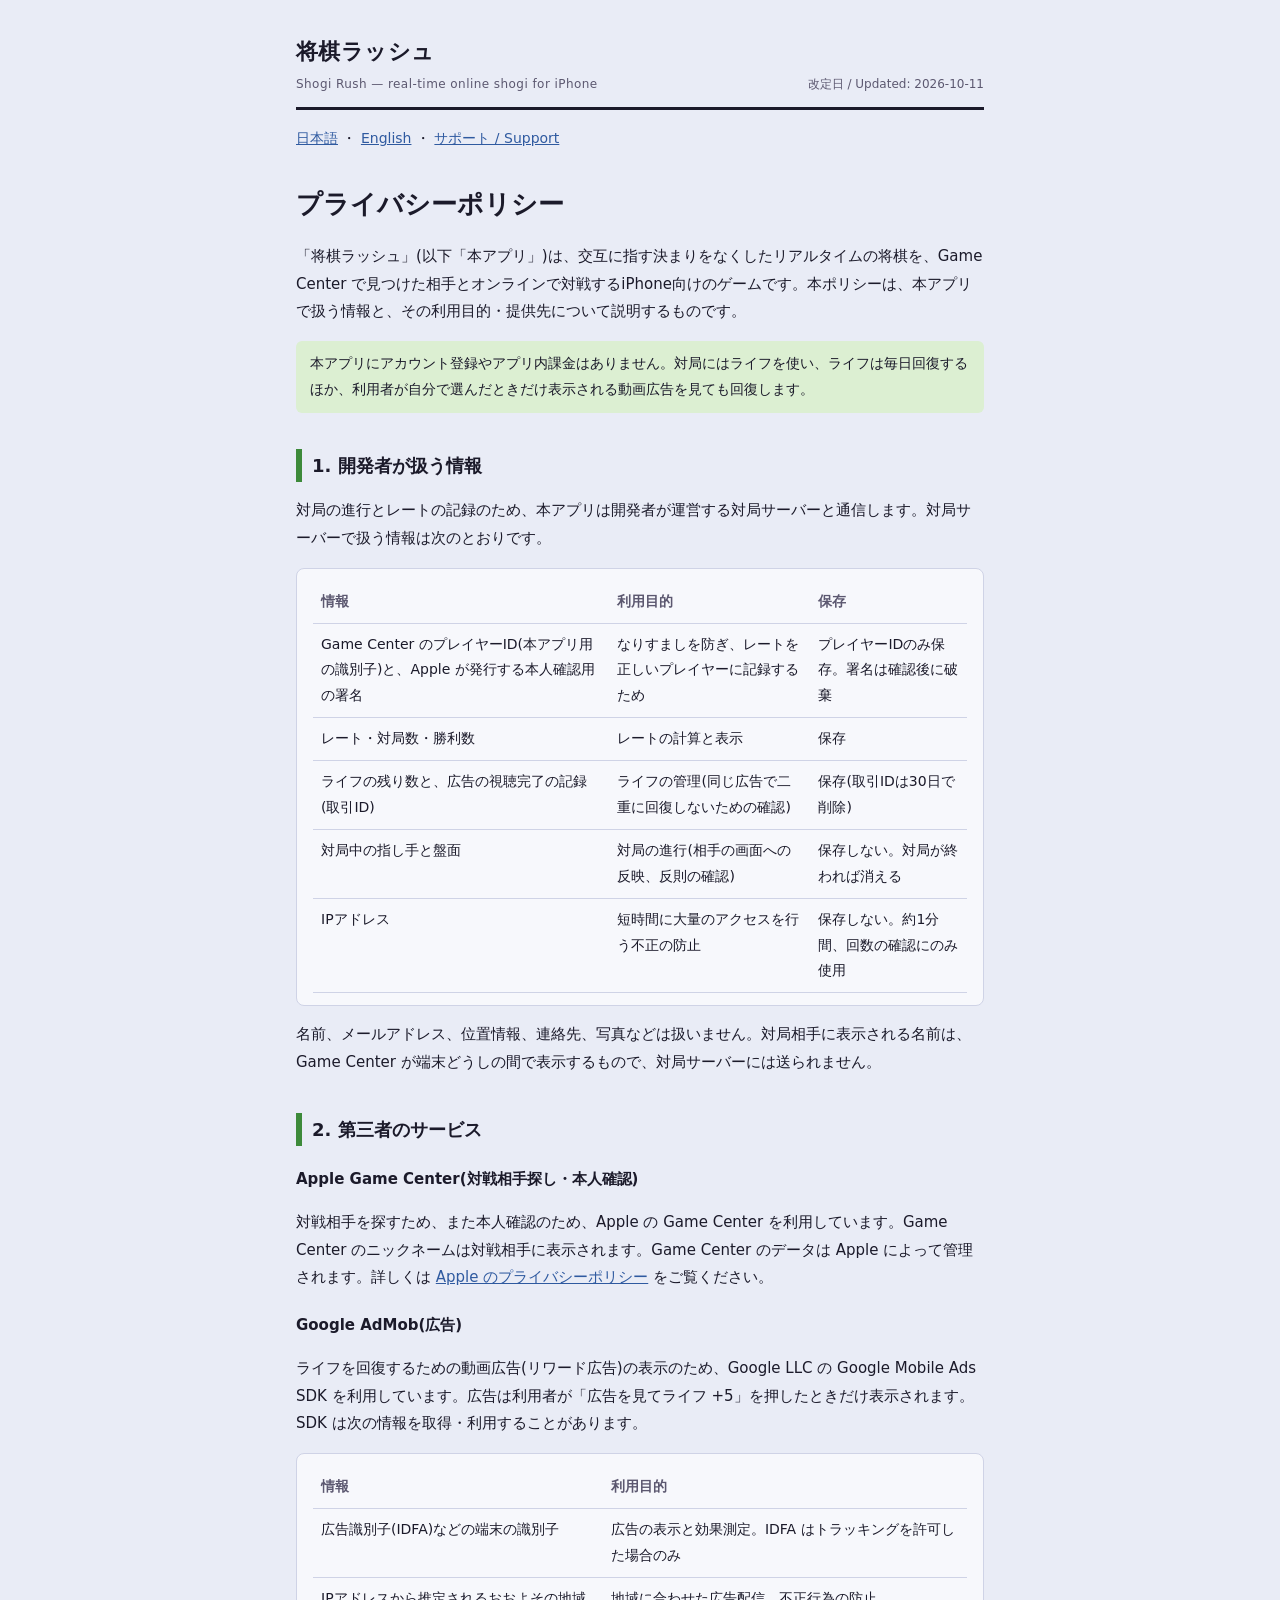
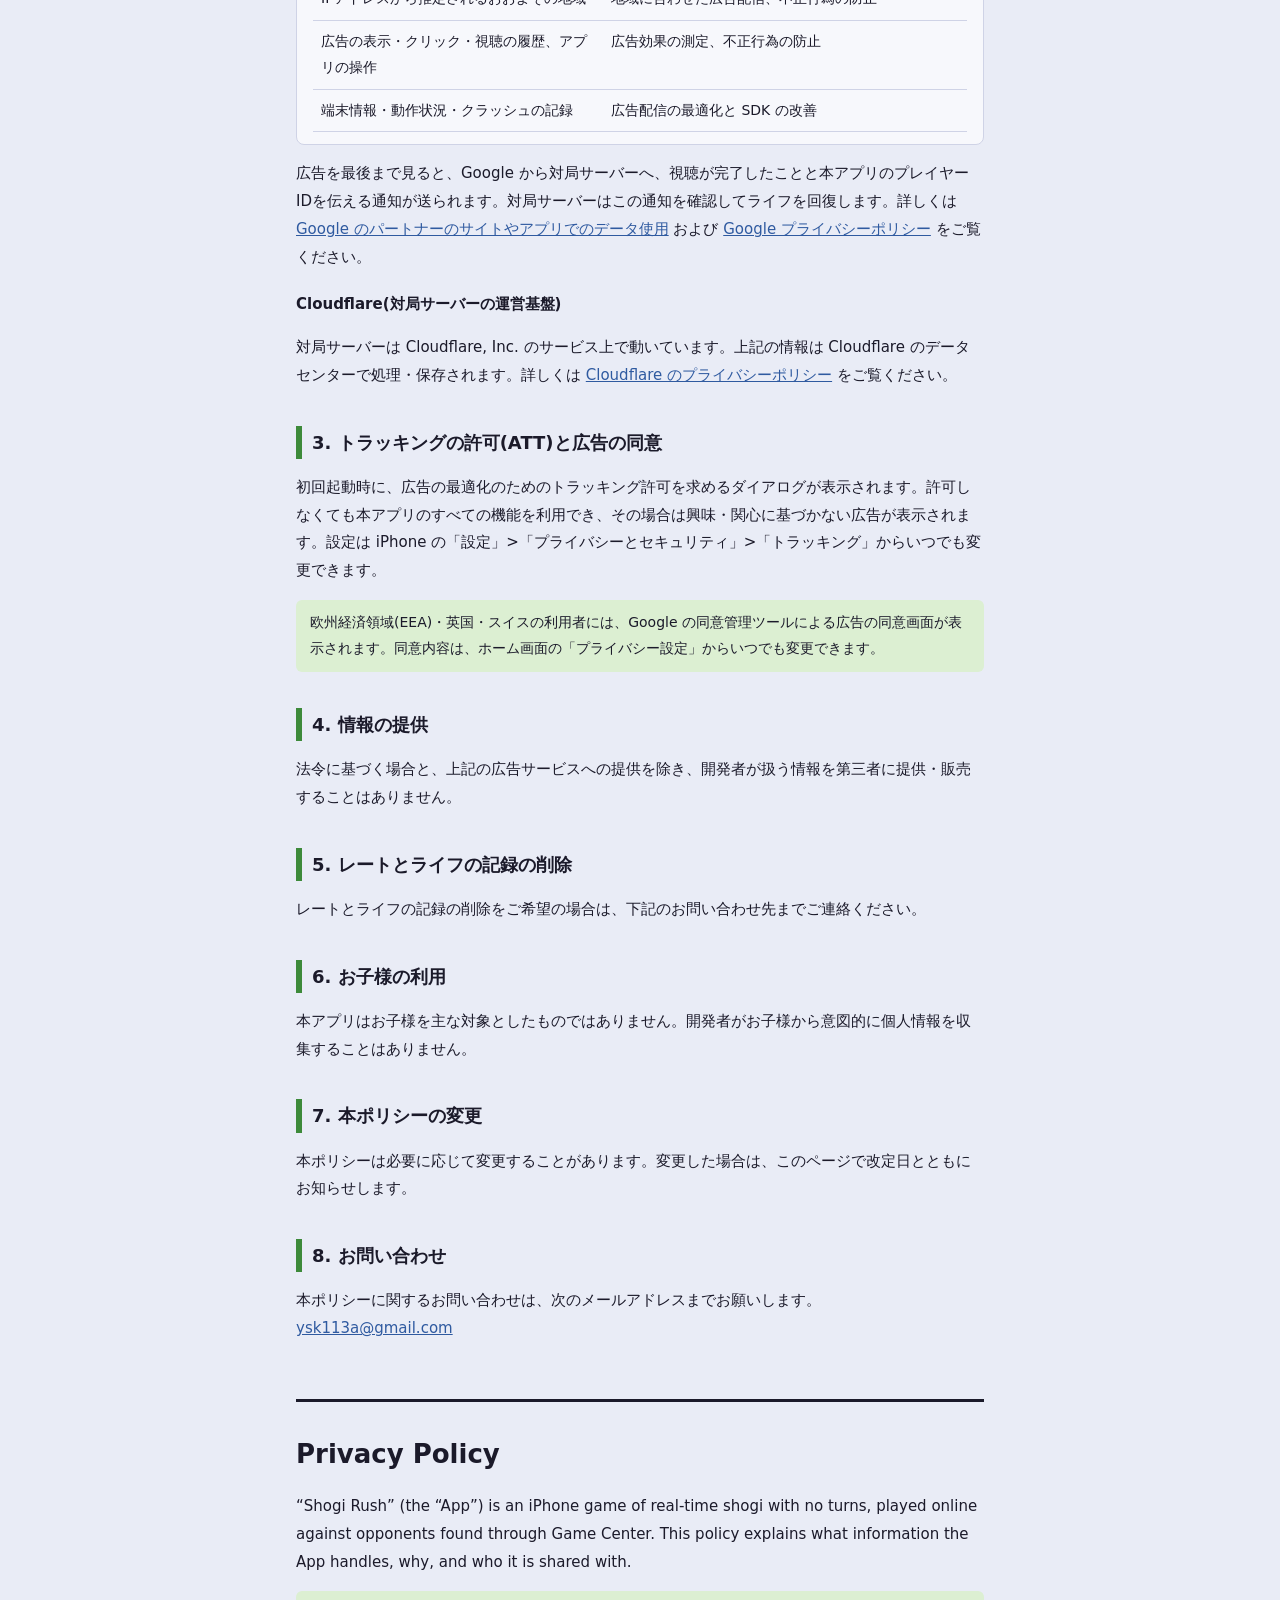
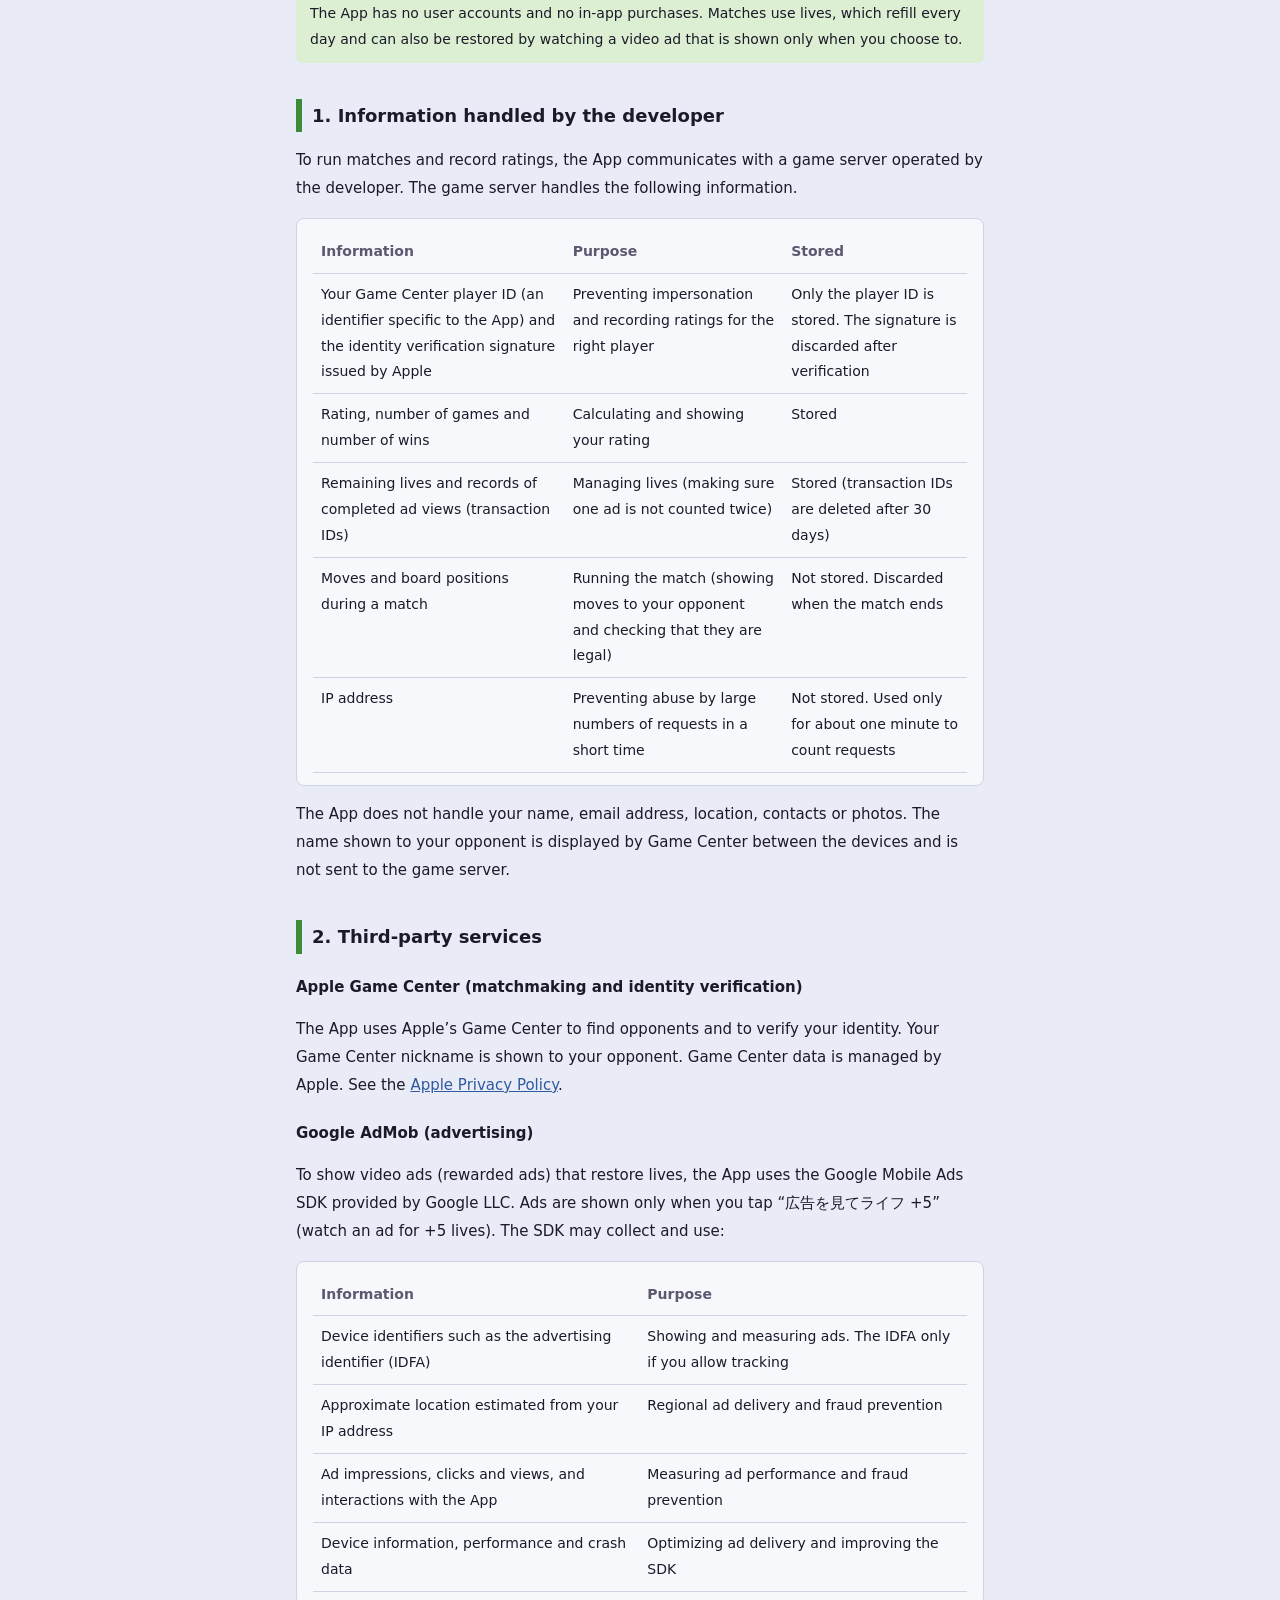
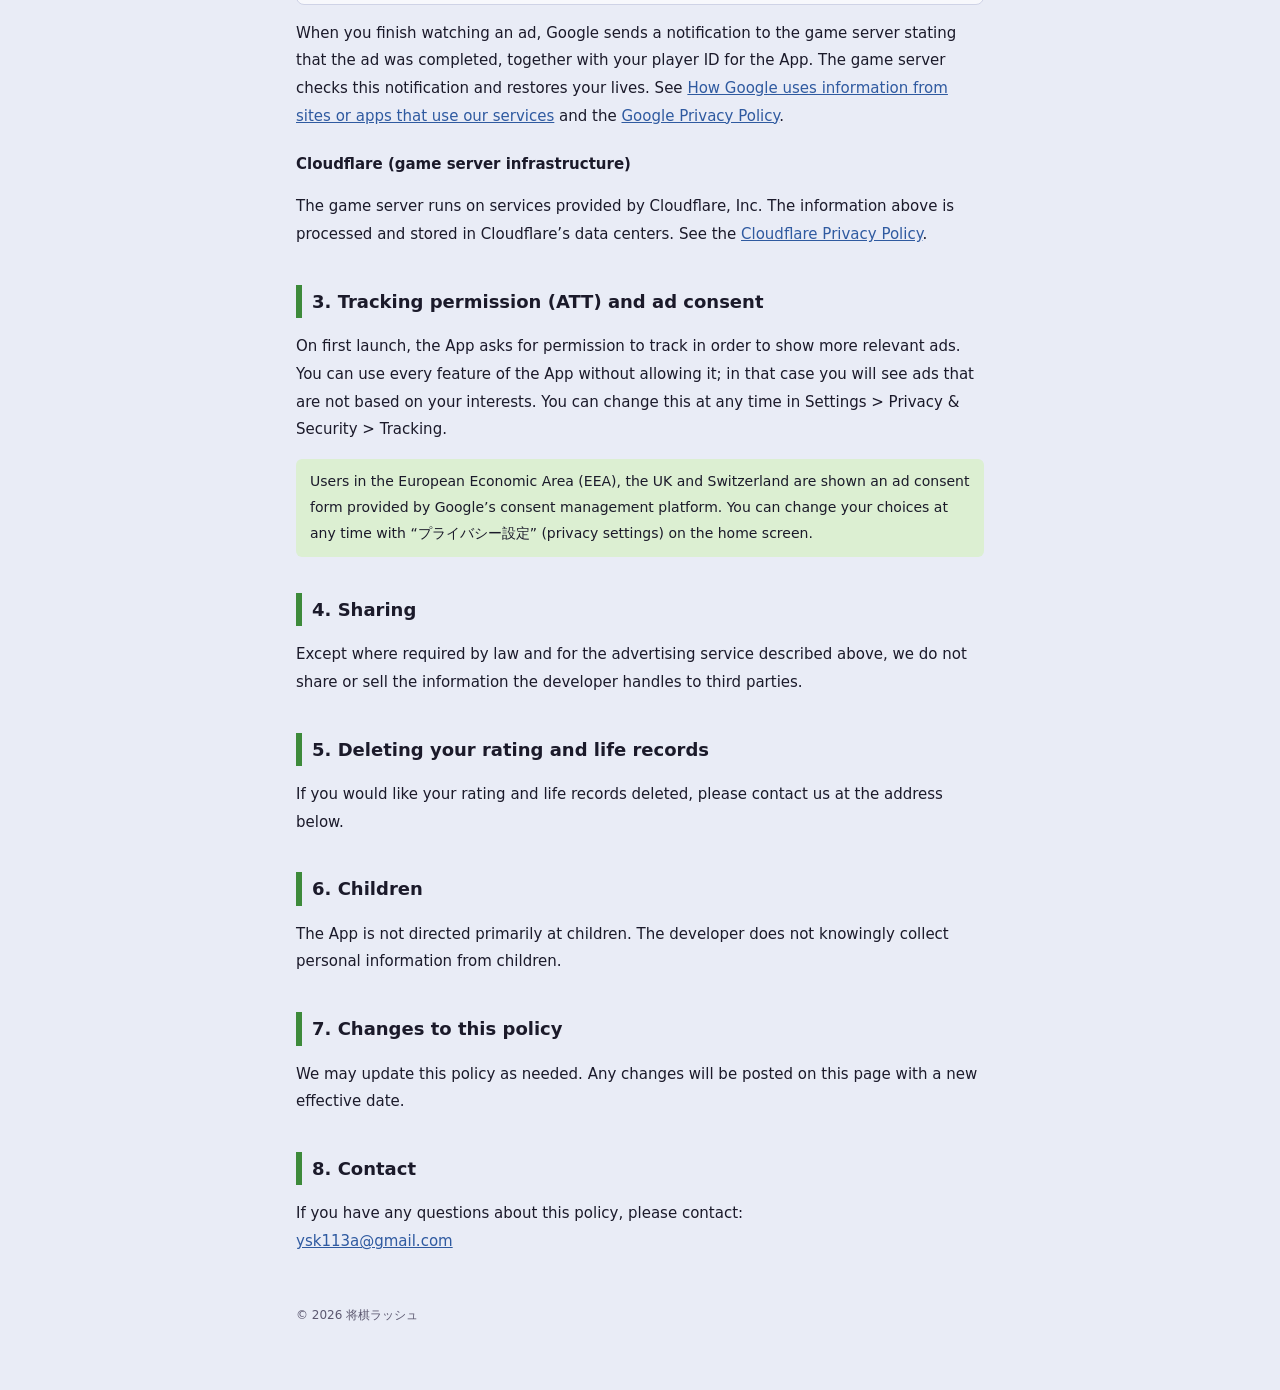
<file: index.html>
<!doctype html>
<html lang="ja">
<head>
<meta charset="utf-8">
<meta name="viewport" content="width=device-width, initial-scale=1">
<title>将棋ラッシュ プライバシーポリシー / Privacy Policy</title>
<link rel="stylesheet" href="style.css">
</head>
<body>
<div class="page">

<header class="masthead">
  <div class="brand">将棋ラッシュ<small>Shogi Rush — real-time online shogi for iPhone</small></div>
  <div class="meta">改定日 / Updated: 2026-10-11</div>
</header>
<p class="lang"><a href="#ja">日本語</a> ・ <a href="#en">English</a> ・ <a href="support.html">サポート / Support</a></p>

<section id="ja" lang="ja">
<h1>プライバシーポリシー</h1>
<p>「将棋ラッシュ」(以下「本アプリ」)は、交互に指す決まりをなくしたリアルタイムの将棋を、Game Center で見つけた相手とオンラインで対戦するiPhone向けのゲームです。本ポリシーは、本アプリで扱う情報と、その利用目的・提供先について説明するものです。</p>
<p class="callout">本アプリにアカウント登録やアプリ内課金はありません。対局にはライフを使い、ライフは毎日回復するほか、利用者が自分で選んだときだけ表示される動画広告を見ても回復します。</p>

<h2>1. 開発者が扱う情報</h2>
<p>対局の進行とレートの記録のため、本アプリは開発者が運営する対局サーバーと通信します。対局サーバーで扱う情報は次のとおりです。</p>
<div class="card">
<table>
  <tr><th>情報</th><th>利用目的</th><th>保存</th></tr>
  <tr><td>Game Center のプレイヤーID(本アプリ用の識別子)と、Apple が発行する本人確認用の署名</td><td>なりすましを防ぎ、レートを正しいプレイヤーに記録するため</td><td>プレイヤーIDのみ保存。署名は確認後に破棄</td></tr>
  <tr><td>レート・対局数・勝利数</td><td>レートの計算と表示</td><td>保存</td></tr>
  <tr><td>ライフの残り数と、広告の視聴完了の記録(取引ID)</td><td>ライフの管理(同じ広告で二重に回復しないための確認)</td><td>保存(取引IDは30日で削除)</td></tr>
  <tr><td>対局中の指し手と盤面</td><td>対局の進行(相手の画面への反映、反則の確認)</td><td>保存しない。対局が終われば消える</td></tr>
  <tr><td>IPアドレス</td><td>短時間に大量のアクセスを行う不正の防止</td><td>保存しない。約1分間、回数の確認にのみ使用</td></tr>
</table>
</div>
<p>名前、メールアドレス、位置情報、連絡先、写真などは扱いません。対局相手に表示される名前は、Game Center が端末どうしの間で表示するもので、対局サーバーには送られません。</p>

<h2>2. 第三者のサービス</h2>
<h3>Apple Game Center(対戦相手探し・本人確認)</h3>
<p>対戦相手を探すため、また本人確認のため、Apple の Game Center を利用しています。Game Center のニックネームは対戦相手に表示されます。Game Center のデータは Apple によって管理されます。詳しくは <a href="https://www.apple.com/jp/legal/privacy/">Apple のプライバシーポリシー</a> をご覧ください。</p>
<h3>Google AdMob(広告)</h3>
<p>ライフを回復するための動画広告(リワード広告)の表示のため、Google LLC の Google Mobile Ads SDK を利用しています。広告は利用者が「広告を見てライフ +5」を押したときだけ表示されます。SDK は次の情報を取得・利用することがあります。</p>
<div class="card">
<table>
  <tr><th>情報</th><th>利用目的</th></tr>
  <tr><td>広告識別子(IDFA)などの端末の識別子</td><td>広告の表示と効果測定。IDFA はトラッキングを許可した場合のみ</td></tr>
  <tr><td>IPアドレスから推定されるおおよその地域</td><td>地域に合わせた広告配信、不正行為の防止</td></tr>
  <tr><td>広告の表示・クリック・視聴の履歴、アプリの操作</td><td>広告効果の測定、不正行為の防止</td></tr>
  <tr><td>端末情報・動作状況・クラッシュの記録</td><td>広告配信の最適化と SDK の改善</td></tr>
</table>
</div>
<p>広告を最後まで見ると、Google から対局サーバーへ、視聴が完了したことと本アプリのプレイヤーIDを伝える通知が送られます。対局サーバーはこの通知を確認してライフを回復します。詳しくは <a href="https://policies.google.com/technologies/partner-sites?hl=ja">Google のパートナーのサイトやアプリでのデータ使用</a> および <a href="https://policies.google.com/privacy?hl=ja">Google プライバシーポリシー</a> をご覧ください。</p>
<h3>Cloudflare(対局サーバーの運営基盤)</h3>
<p>対局サーバーは Cloudflare, Inc. のサービス上で動いています。上記の情報は Cloudflare のデータセンターで処理・保存されます。詳しくは <a href="https://www.cloudflare.com/ja-jp/privacypolicy/">Cloudflare のプライバシーポリシー</a> をご覧ください。</p>

<h2>3. トラッキングの許可(ATT)と広告の同意</h2>
<p>初回起動時に、広告の最適化のためのトラッキング許可を求めるダイアログが表示されます。許可しなくても本アプリのすべての機能を利用でき、その場合は興味・関心に基づかない広告が表示されます。設定は iPhone の「設定」>「プライバシーとセキュリティ」>「トラッキング」からいつでも変更できます。</p>
<p class="callout">欧州経済領域(EEA)・英国・スイスの利用者には、Google の同意管理ツールによる広告の同意画面が表示されます。同意内容は、ホーム画面の「プライバシー設定」からいつでも変更できます。</p>

<h2>4. 情報の提供</h2>
<p>法令に基づく場合と、上記の広告サービスへの提供を除き、開発者が扱う情報を第三者に提供・販売することはありません。</p>

<h2>5. レートとライフの記録の削除</h2>
<p>レートとライフの記録の削除をご希望の場合は、下記のお問い合わせ先までご連絡ください。</p>

<h2>6. お子様の利用</h2>
<p>本アプリはお子様を主な対象としたものではありません。開発者がお子様から意図的に個人情報を収集することはありません。</p>

<h2>7. 本ポリシーの変更</h2>
<p>本ポリシーは必要に応じて変更することがあります。変更した場合は、このページで改定日とともにお知らせします。</p>

<h2>8. お問い合わせ</h2>
<p>本ポリシーに関するお問い合わせは、次のメールアドレスまでお願いします。<br><a href="mailto:ysk113a@gmail.com">ysk113a@gmail.com</a></p>
</section>

<hr class="sep">

<section id="en" lang="en">
<h1>Privacy Policy</h1>
<p>“Shogi Rush” (the “App”) is an iPhone game of real-time shogi with no turns, played online against opponents found through Game Center. This policy explains what information the App handles, why, and who it is shared with.</p>
<p class="callout">The App has no user accounts and no in-app purchases. Matches use lives, which refill every day and can also be restored by watching a video ad that is shown only when you choose to.</p>

<h2>1. Information handled by the developer</h2>
<p>To run matches and record ratings, the App communicates with a game server operated by the developer. The game server handles the following information.</p>
<div class="card">
<table>
  <tr><th>Information</th><th>Purpose</th><th>Stored</th></tr>
  <tr><td>Your Game Center player ID (an identifier specific to the App) and the identity verification signature issued by Apple</td><td>Preventing impersonation and recording ratings for the right player</td><td>Only the player ID is stored. The signature is discarded after verification</td></tr>
  <tr><td>Rating, number of games and number of wins</td><td>Calculating and showing your rating</td><td>Stored</td></tr>
  <tr><td>Remaining lives and records of completed ad views (transaction IDs)</td><td>Managing lives (making sure one ad is not counted twice)</td><td>Stored (transaction IDs are deleted after 30 days)</td></tr>
  <tr><td>Moves and board positions during a match</td><td>Running the match (showing moves to your opponent and checking that they are legal)</td><td>Not stored. Discarded when the match ends</td></tr>
  <tr><td>IP address</td><td>Preventing abuse by large numbers of requests in a short time</td><td>Not stored. Used only for about one minute to count requests</td></tr>
</table>
</div>
<p>The App does not handle your name, email address, location, contacts or photos. The name shown to your opponent is displayed by Game Center between the devices and is not sent to the game server.</p>

<h2>2. Third-party services</h2>
<h3>Apple Game Center (matchmaking and identity verification)</h3>
<p>The App uses Apple’s Game Center to find opponents and to verify your identity. Your Game Center nickname is shown to your opponent. Game Center data is managed by Apple. See the <a href="https://www.apple.com/legal/privacy/">Apple Privacy Policy</a>.</p>
<h3>Google AdMob (advertising)</h3>
<p>To show video ads (rewarded ads) that restore lives, the App uses the Google Mobile Ads SDK provided by Google LLC. Ads are shown only when you tap “広告を見てライフ +5” (watch an ad for +5 lives). The SDK may collect and use:</p>
<div class="card">
<table>
  <tr><th>Information</th><th>Purpose</th></tr>
  <tr><td>Device identifiers such as the advertising identifier (IDFA)</td><td>Showing and measuring ads. The IDFA only if you allow tracking</td></tr>
  <tr><td>Approximate location estimated from your IP address</td><td>Regional ad delivery and fraud prevention</td></tr>
  <tr><td>Ad impressions, clicks and views, and interactions with the App</td><td>Measuring ad performance and fraud prevention</td></tr>
  <tr><td>Device information, performance and crash data</td><td>Optimizing ad delivery and improving the SDK</td></tr>
</table>
</div>
<p>When you finish watching an ad, Google sends a notification to the game server stating that the ad was completed, together with your player ID for the App. The game server checks this notification and restores your lives. See <a href="https://policies.google.com/technologies/partner-sites">How Google uses information from sites or apps that use our services</a> and the <a href="https://policies.google.com/privacy">Google Privacy Policy</a>.</p>
<h3>Cloudflare (game server infrastructure)</h3>
<p>The game server runs on services provided by Cloudflare, Inc. The information above is processed and stored in Cloudflare’s data centers. See the <a href="https://www.cloudflare.com/privacypolicy/">Cloudflare Privacy Policy</a>.</p>

<h2>3. Tracking permission (ATT) and ad consent</h2>
<p>On first launch, the App asks for permission to track in order to show more relevant ads. You can use every feature of the App without allowing it; in that case you will see ads that are not based on your interests. You can change this at any time in Settings &gt; Privacy &amp; Security &gt; Tracking.</p>
<p class="callout">Users in the European Economic Area (EEA), the UK and Switzerland are shown an ad consent form provided by Google’s consent management platform. You can change your choices at any time with “プライバシー設定” (privacy settings) on the home screen.</p>

<h2>4. Sharing</h2>
<p>Except where required by law and for the advertising service described above, we do not share or sell the information the developer handles to third parties.</p>

<h2>5. Deleting your rating and life records</h2>
<p>If you would like your rating and life records deleted, please contact us at the address below.</p>

<h2>6. Children</h2>
<p>The App is not directed primarily at children. The developer does not knowingly collect personal information from children.</p>

<h2>7. Changes to this policy</h2>
<p>We may update this policy as needed. Any changes will be posted on this page with a new effective date.</p>

<h2>8. Contact</h2>
<p>If you have any questions about this policy, please contact:<br><a href="mailto:ysk113a@gmail.com">ysk113a@gmail.com</a></p>
</section>

<footer>© 2026 将棋ラッシュ</footer>
</div>
</body>
</html>
</file>
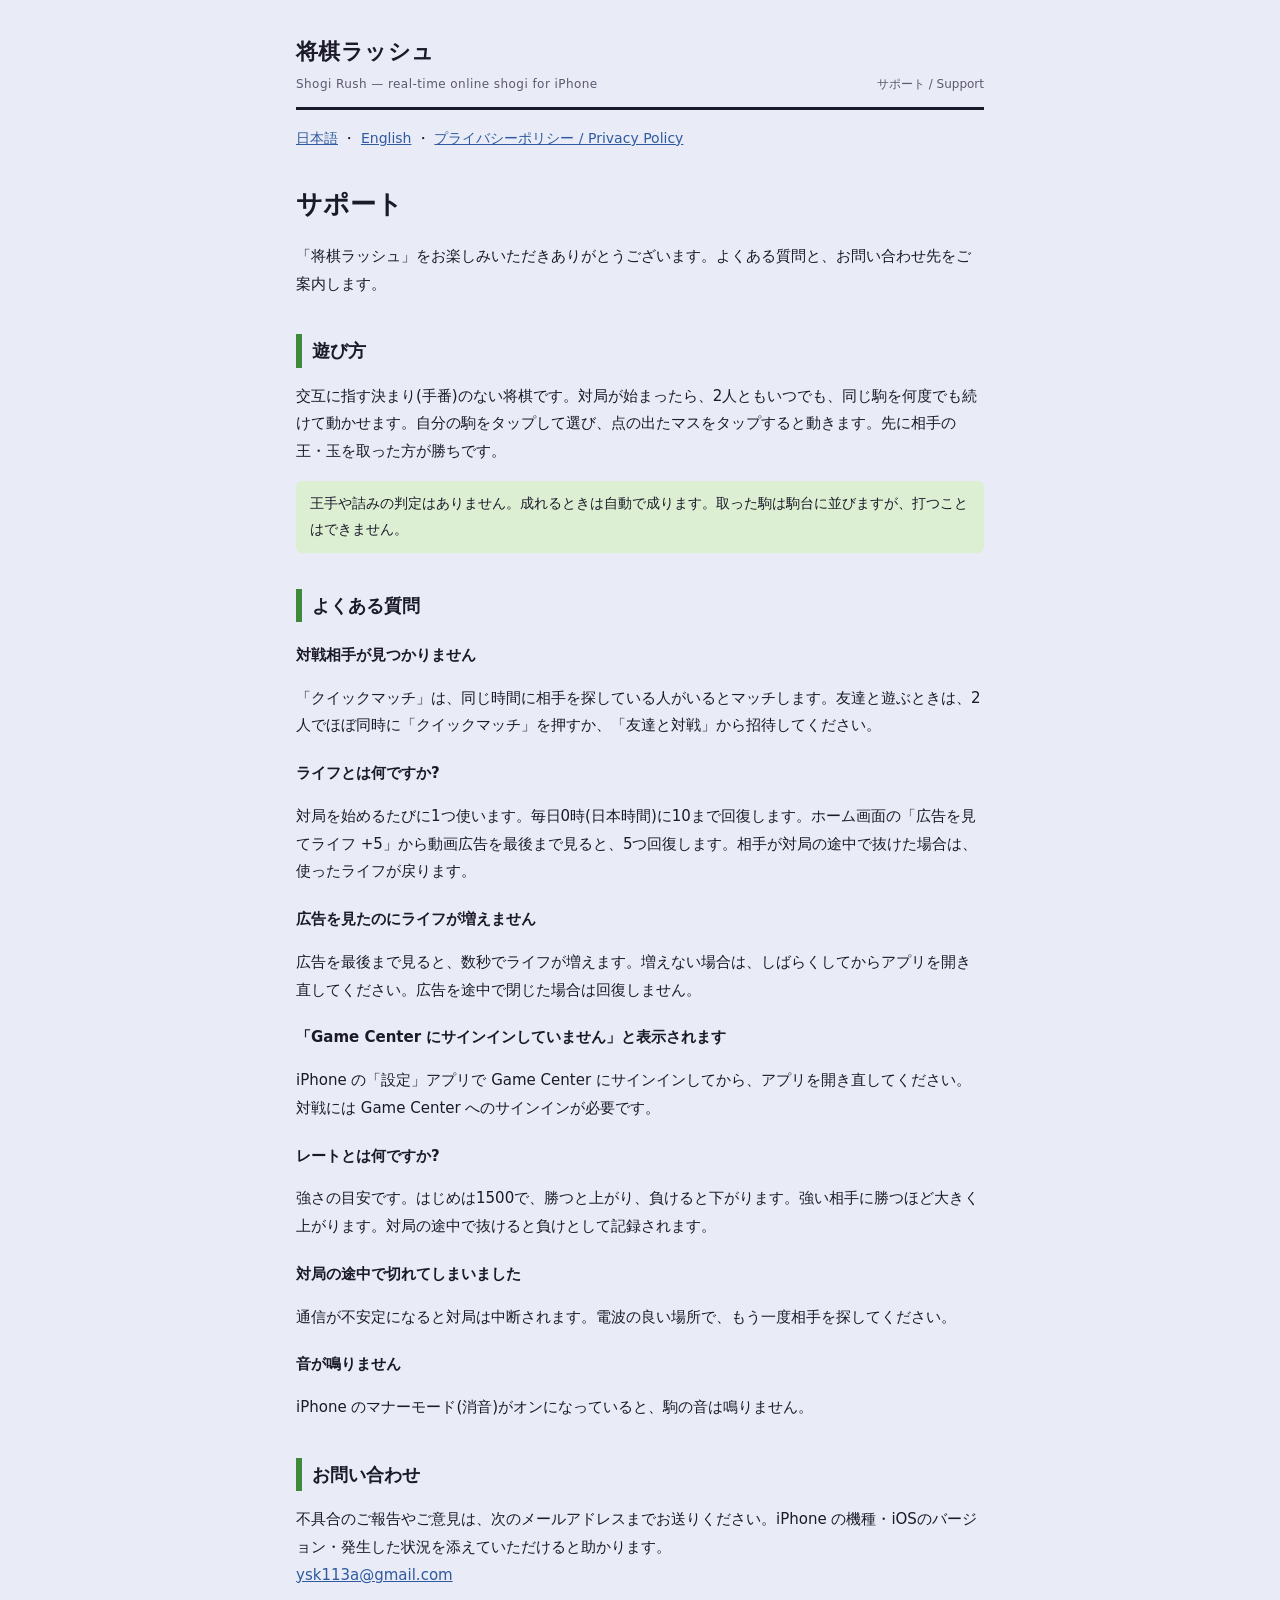
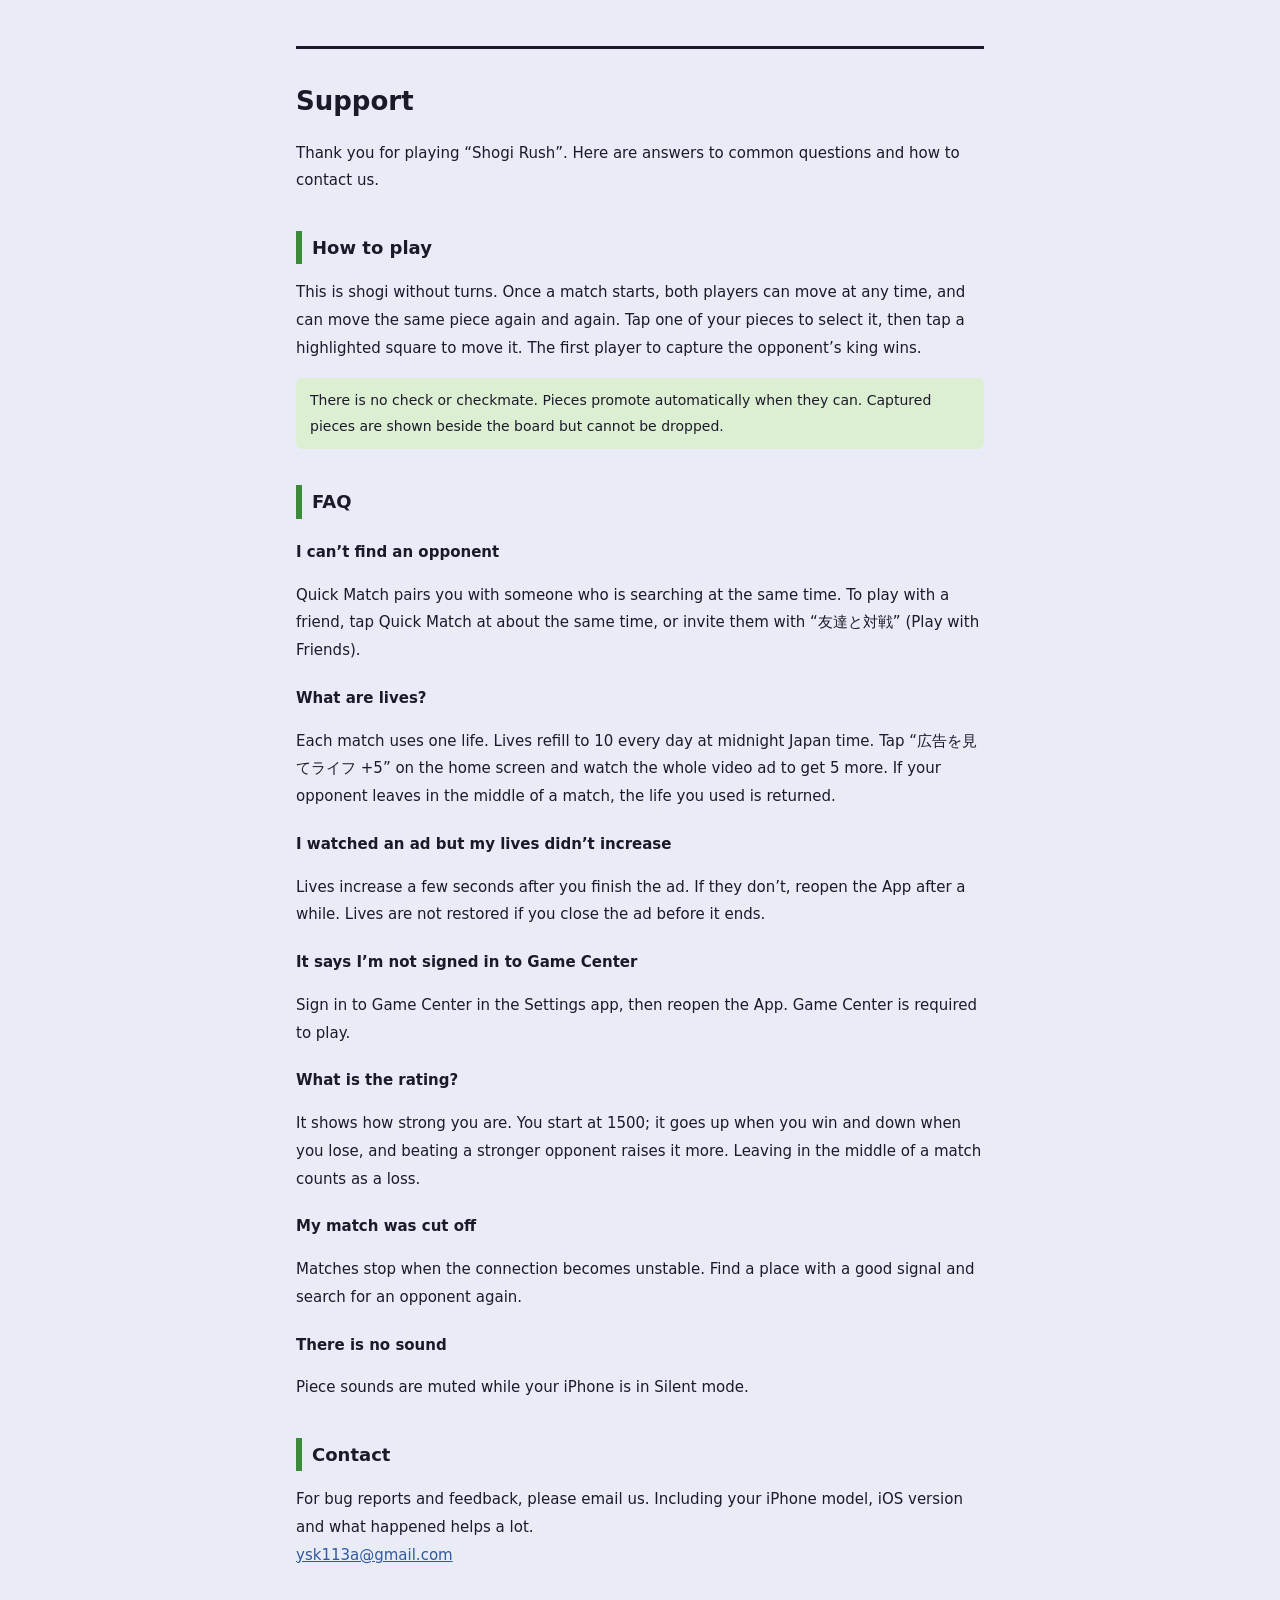
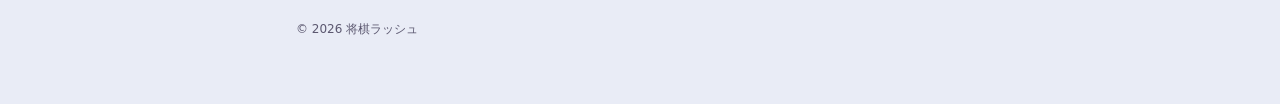
<file: support.html>
<!doctype html>
<html lang="ja">
<head>
<meta charset="utf-8">
<meta name="viewport" content="width=device-width, initial-scale=1">
<title>将棋ラッシュ サポート / Support</title>
<link rel="stylesheet" href="style.css">
</head>
<body>
<div class="page">

<header class="masthead">
  <div class="brand">将棋ラッシュ<small>Shogi Rush — real-time online shogi for iPhone</small></div>
  <div class="meta">サポート / Support</div>
</header>
<p class="lang"><a href="#ja">日本語</a> ・ <a href="#en">English</a> ・ <a href="index.html">プライバシーポリシー / Privacy Policy</a></p>

<section id="ja" lang="ja">
<h1>サポート</h1>
<p>「将棋ラッシュ」をお楽しみいただきありがとうございます。よくある質問と、お問い合わせ先をご案内します。</p>

<h2>遊び方</h2>
<p>交互に指す決まり(手番)のない将棋です。対局が始まったら、2人ともいつでも、同じ駒を何度でも続けて動かせます。自分の駒をタップして選び、点の出たマスをタップすると動きます。先に相手の王・玉を取った方が勝ちです。</p>
<p class="callout">王手や詰みの判定はありません。成れるときは自動で成ります。取った駒は駒台に並びますが、打つことはできません。</p>

<h2>よくある質問</h2>
<h3>対戦相手が見つかりません</h3>
<p>「クイックマッチ」は、同じ時間に相手を探している人がいるとマッチします。友達と遊ぶときは、2人でほぼ同時に「クイックマッチ」を押すか、「友達と対戦」から招待してください。</p>
<h3>ライフとは何ですか?</h3>
<p>対局を始めるたびに1つ使います。毎日0時(日本時間)に10まで回復します。ホーム画面の「広告を見てライフ +5」から動画広告を最後まで見ると、5つ回復します。相手が対局の途中で抜けた場合は、使ったライフが戻ります。</p>
<h3>広告を見たのにライフが増えません</h3>
<p>広告を最後まで見ると、数秒でライフが増えます。増えない場合は、しばらくしてからアプリを開き直してください。広告を途中で閉じた場合は回復しません。</p>
<h3>「Game Center にサインインしていません」と表示されます</h3>
<p>iPhone の「設定」アプリで Game Center にサインインしてから、アプリを開き直してください。対戦には Game Center へのサインインが必要です。</p>
<h3>レートとは何ですか?</h3>
<p>強さの目安です。はじめは1500で、勝つと上がり、負けると下がります。強い相手に勝つほど大きく上がります。対局の途中で抜けると負けとして記録されます。</p>
<h3>対局の途中で切れてしまいました</h3>
<p>通信が不安定になると対局は中断されます。電波の良い場所で、もう一度相手を探してください。</p>
<h3>音が鳴りません</h3>
<p>iPhone のマナーモード(消音)がオンになっていると、駒の音は鳴りません。</p>

<h2>お問い合わせ</h2>
<p>不具合のご報告やご意見は、次のメールアドレスまでお送りください。iPhone の機種・iOSのバージョン・発生した状況を添えていただけると助かります。<br><a href="mailto:ysk113a@gmail.com">ysk113a@gmail.com</a></p>
</section>

<hr class="sep">

<section id="en" lang="en">
<h1>Support</h1>
<p>Thank you for playing “Shogi Rush”. Here are answers to common questions and how to contact us.</p>

<h2>How to play</h2>
<p>This is shogi without turns. Once a match starts, both players can move at any time, and can move the same piece again and again. Tap one of your pieces to select it, then tap a highlighted square to move it. The first player to capture the opponent’s king wins.</p>
<p class="callout">There is no check or checkmate. Pieces promote automatically when they can. Captured pieces are shown beside the board but cannot be dropped.</p>

<h2>FAQ</h2>
<h3>I can’t find an opponent</h3>
<p>Quick Match pairs you with someone who is searching at the same time. To play with a friend, tap Quick Match at about the same time, or invite them with “友達と対戦” (Play with Friends).</p>
<h3>What are lives?</h3>
<p>Each match uses one life. Lives refill to 10 every day at midnight Japan time. Tap “広告を見てライフ +5” on the home screen and watch the whole video ad to get 5 more. If your opponent leaves in the middle of a match, the life you used is returned.</p>
<h3>I watched an ad but my lives didn’t increase</h3>
<p>Lives increase a few seconds after you finish the ad. If they don’t, reopen the App after a while. Lives are not restored if you close the ad before it ends.</p>
<h3>It says I’m not signed in to Game Center</h3>
<p>Sign in to Game Center in the Settings app, then reopen the App. Game Center is required to play.</p>
<h3>What is the rating?</h3>
<p>It shows how strong you are. You start at 1500; it goes up when you win and down when you lose, and beating a stronger opponent raises it more. Leaving in the middle of a match counts as a loss.</p>
<h3>My match was cut off</h3>
<p>Matches stop when the connection becomes unstable. Find a place with a good signal and search for an opponent again.</p>
<h3>There is no sound</h3>
<p>Piece sounds are muted while your iPhone is in Silent mode.</p>

<h2>Contact</h2>
<p>For bug reports and feedback, please email us. Including your iPhone model, iOS version and what happened helps a lot.<br><a href="mailto:ysk113a@gmail.com">ysk113a@gmail.com</a></p>
</section>

<footer>© 2026 将棋ラッシュ</footer>
</div>
</body>
</html>
</file>
<file: style.css>
:root { color-scheme: light dark; }
:root {
  --paper: #e9ecf6; --raised: #f7f8fc; --ink: #1b1a2a; --ink-soft: #5c5870;
  --line: #cfd3e6; --pond: #4a6aa4; --leaf: #3d8a3a; --leaf-soft: #dcefd2; --link: #2f5aa0;
}
@media (prefers-color-scheme: dark) {
  :root:not([data-theme="light"]) {
    --paper: #15141f; --raised: #1f1e2c; --ink: #e8e6f2; --ink-soft: #9a97ad;
    --line: #34324a; --pond: #7f9fd6; --leaf: #86c45a; --leaf-soft: #22301c; --link: #8fb0ea;
  }
}
:root[data-theme="dark"] {
  --paper: #15141f; --raised: #1f1e2c; --ink: #e8e6f2; --ink-soft: #9a97ad;
  --line: #34324a; --pond: #7f9fd6; --leaf: #86c45a; --leaf-soft: #22301c; --link: #8fb0ea;
}
* { box-sizing: border-box; }
body {
  margin: 0; background: var(--paper); color: var(--ink);
  font-family: "Hiragino Sans", "Noto Sans JP", system-ui, sans-serif; line-height: 1.85;
  -webkit-font-smoothing: antialiased;
}
.page { max-width: 720px; margin: 0 auto; padding: 32px 16px 64px; }
.masthead { display: flex; justify-content: space-between; align-items: flex-end; gap: 16px;
  border-bottom: 3px solid var(--ink); padding-bottom: 12px; flex-wrap: wrap; }
.brand { font-weight: 800; font-size: 22px; letter-spacing: .02em; }
.brand small { display: block; font-size: 12px; font-weight: 500; color: var(--ink-soft); }
.meta { font-size: 12px; color: var(--ink-soft); text-align: right; }
.lang { margin: 16px 0 0; font-size: 14px; }
.lang a { color: var(--link); }
h1 { font-size: 26px; margin: 28px 0 8px; }
h2 { font-size: 18px; margin: 36px 0 8px; padding-left: 10px; border-left: 6px solid var(--leaf); }
h3 { font-size: 15px; margin: 20px 0 4px; }
p, li { font-size: 15px; }
a { color: var(--link); }
.card { background: var(--raised); border: 1px solid var(--line); border-radius: 8px; padding: 4px 16px; }
table { width: 100%; border-collapse: collapse; font-size: 14px; margin: 8px 0; }
th, td { text-align: left; padding: 8px; border-bottom: 1px solid var(--line); vertical-align: top; }
th { color: var(--ink-soft); font-weight: 600; }
.callout { background: var(--leaf-soft); border-radius: 6px; padding: 10px 14px; font-size: 14px; }
.sep { margin: 56px 0 0; border: 0; border-top: 3px solid var(--ink); }
footer { margin-top: 48px; font-size: 12px; color: var(--ink-soft); }
</file>
